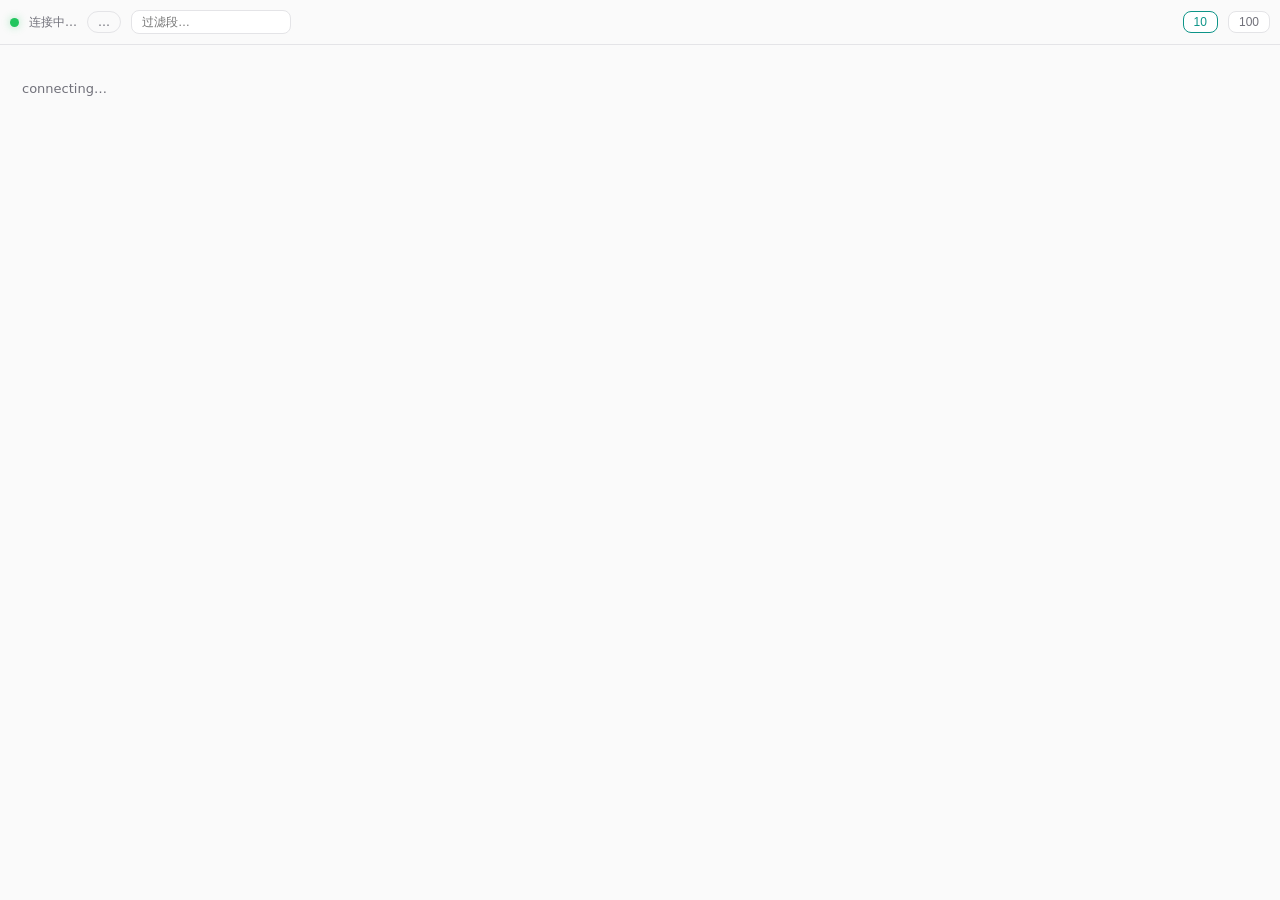
<file: tools/translation_monitor.html>
<!DOCTYPE html>
<html>
<head>
<meta charset="utf-8">
<style>
  * { box-sizing: border-box; }
  body { margin: 0; font: 13px/1.55 var(--font-family, ui-sans-serif, system-ui); color: var(--foreground, #18181b); background: var(--background, #fafafa); }
  .bar { display: flex; gap: 10px; align-items: center; padding: 10px; border-bottom: 1px solid var(--border, #e4e4e7); flex-wrap: wrap; position: sticky; top: 0; background: var(--background, #fafafa); z-index: 2; }
  .dot { width: 9px; height: 9px; border-radius: 50%; display: inline-block; }
  .on { background: #22c55e; box-shadow: 0 0 8px #22c55e66; }
  .off { background: #ef4444; box-shadow: 0 0 8px #ef444466; }
  .stat { font-size: 12px; color: var(--muted-foreground, #71717a); }
  .chip { border: 1px solid var(--border, #e4e4e7); border-radius: 999px; padding: 1px 10px; font-size: 12px; color: var(--muted-foreground, #71717a); }
  input { background: var(--card, #ffffff); color: var(--foreground, #18181b); border: 1px solid var(--border, #e4e4e7); border-radius: 8px; padding: 4px 10px; font-size: 12px; width: 160px; outline: none; }
  input:focus { border-color: var(--accent, #0d9488); }
  button { background: var(--card, #ffffff); color: var(--muted-foreground, #71717a); border: 1px solid var(--border, #e4e4e7); border-radius: 8px; padding: 3px 10px; cursor: pointer; font-size: 12px; }
  button:hover { color: var(--foreground, #18181b); }
  button.sel { border-color: var(--accent, #0d9488); color: var(--accent, #0d9488); }
  #list { padding: 10px; display: flex; flex-direction: column; gap: 8px; }
  .seg { background: var(--card, #ffffff); border: 1px solid var(--border, #e4e4e7); border-radius: 10px; padding: 9px 12px; transition: border-color .15s; }
  .seg:hover { border-color: var(--accent, #0d9488); }
  .seg .zh { white-space: pre-wrap; word-break: break-word; }
  .meta { display: flex; align-items: center; gap: 8px; margin-top: 6px; }
  .ts { color: var(--muted-foreground, #71717a); font-size: 11px; }
  .toggle { cursor: pointer; font-size: 11px; color: var(--accent, #0d9488); user-select: none; }
  .copy { margin-left: auto; font-size: 11px; padding: 1px 8px; }
  .drawer { display: grid; grid-template-rows: 0fr; transition: grid-template-rows .22s ease; }
  .drawer.open { grid-template-rows: 1fr; }
  .drawer > div { overflow: hidden; }
  .en { margin-top: 7px; white-space: pre-wrap; word-break: break-word; color: var(--muted-foreground, #71717a); font-size: 12px; padding: 7px 10px; border-left: 2px solid var(--accent, #0d9488); background: var(--background, rgba(127,127,127,.06)); border-radius: 0 8px 8px 0; }
  .stale { padding: 24px 12px; color: var(--muted-foreground, #71717a); text-align: left; }
  .old .zh { color: var(--muted-foreground, #71717a); font-style: italic; }
</style>
</head>
<body>
<div class="bar">
  <span class="dot on" id="dot"></span>
  <span class="stat" id="health">连接中…</span>
  <span class="chip" id="rt">…</span>
  <input id="q" type="search" placeholder="过滤段…">
  <span class="stat" id="count"></span>
  <span style="margin-left:auto"></span>
  <button id="b10" class="sel">10</button>
  <button id="b100">100</button>
</div>
<div id="list"><div class="stale">connecting…</div></div>
<script>
let n = 10, fail = 0, segs = [], open = new Set();
const $ = id => document.getElementById(id);
$('b10').onclick = () => { n = 10; $('b10').classList.add('sel'); $('b100').classList.remove('sel'); poll(); };
$('b100').onclick = () => { n = 100; $('b100').classList.add('sel'); $('b10').classList.remove('sel'); poll(); };
$('q').oninput = render;
function esc(s){ const d = document.createElement('div'); d.textContent = s || ''; return d.innerHTML; }
function ago(t){ if (!t) return ''; const s = (Date.now()/1000) - t;
  if (s < 60) return Math.max(1, s|0) + ' 秒前';
  if (s < 3600) return (s/60|0) + ' 分钟前';
  if (s < 86400) return (s/3600|0) + ' 小时前';
  return new Date(t*1000).toLocaleTimeString('zh-CN', {hour:'2-digit',minute:'2-digit'}); }
window.copySeg = function(id, text, btn){ navigator.clipboard.writeText(text).then(() => { btn.textContent = '已复制 ✓';
  setTimeout(() => { btn.textContent = '复制原文'; }, 1200); }); };
window.toggleSeg = function(id, el){ if (open.has(id)) open.delete(id); else open.add(id);
  el.closest('.seg').querySelector('.drawer').classList.toggle('open', open.has(id));
  el.textContent = open.has(id) ? '收起原文 ▲' : '查看原文 ▼'; };
function render(){
  const q = $('q').value.trim().toLowerCase();
  const shown = !q ? segs : segs.filter(s => (s.display||'').toLowerCase().includes(q) || (s.original||'').toLowerCase().includes(q));
  $('count').textContent = q ? shown.length + '/' + segs.length + ' 段' : segs.length + ' 段';
  if (!shown.length){ $('list').innerHTML = '<div class="stale">' + (segs.length ? '没有匹配的段' : '暂无翻译段（模型思考时会出现）') + '</div>'; return; }
  $('list').innerHTML = shown.map(s => {
    const isOpen = open.has(s.id);
    return '<div class="seg' + (s.display ? '' : ' old') + '">' +
      '<div class="zh">' + (s.display ? esc(s.display) : esc(s.original) + ' <span class="ts">（旧记录，无译文）</span>') + '</div>' +
      '<div class="meta"><span class="ts">' + ago(s.t) + '</span>' +
      '<span class="toggle" onclick="toggleSeg(' + s.id + ', this)">' + (isOpen ? '收起原文 ▲' : '查看原文 ▼') + '</span>' +
      (s.display ? '<button class="copy" onclick="copySeg(' + s.id + ', this.closest(\'.seg\').querySelector(\'.en\').textContent, this)">复制原文</button>' : '') +
      '</div>' +
      '<div class="drawer' + (isOpen ? ' open' : '') + '"><div><div class="en">' + esc(s.original) + '</div></div></div>' +
      '</div>';
  }).join('');
}
async function poll(){
  try {
    const r = await fetch('http://127.0.0.1:8097/status.json?n=' + n, {cache:'no-store'});
    const d = await r.json();
    fail = 0;
    $('dot').className = 'dot ' + (d.health && d.health.alive ? 'on' : 'off');
    $('health').textContent = d.health ? (d.health.alive ? 't5 健康 · ' + d.health.ms + 'ms' : 't5 DOWN') : '';
    const rt = d.rt || {};
    $('rt').textContent = rt.ok ? ('翻译' + (rt.enabled ? '开' : '关') + ' · 进行中 ' + (rt.active||0) + ' · ' + (rt.busy ? '模型忙' : '模型闲')) : '/metrics 不可达';
    segs = d.segments || [];
    render();
  } catch (e) {
    if (++fail >= 3) { $('dot').className = 'dot off'; $('health').textContent = 'sidecar :8097 不可达'; }
  }
}
poll(); setInterval(poll, 2000);
</script>
</body>
</html>
</file>
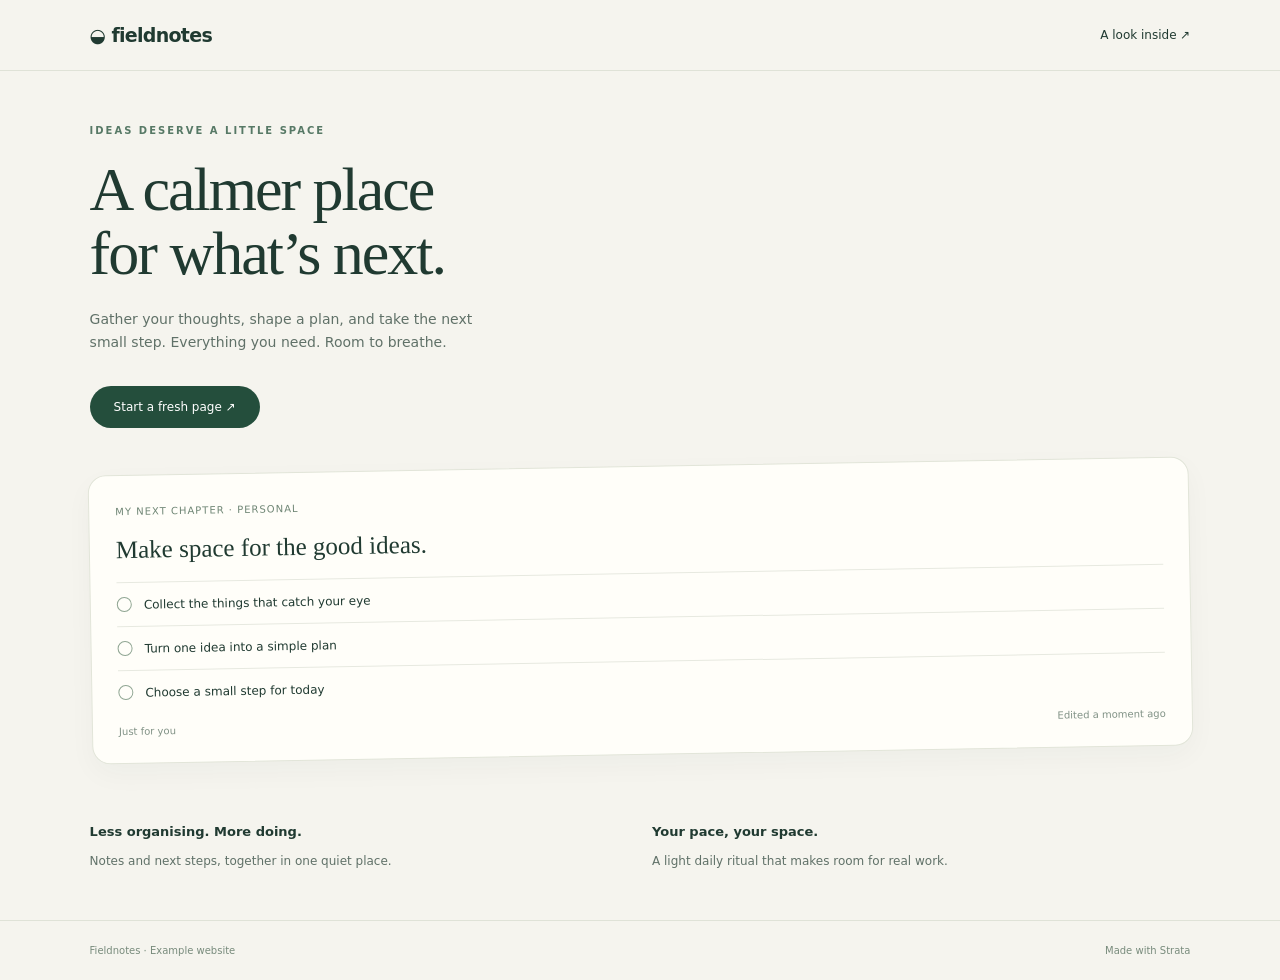
<file: apps/host/public/examples/fieldnotes.html>
<!doctype html><html lang="en"><meta charset="UTF-8"><meta name="viewport" content="width=device-width,initial-scale=1"><title>Fieldnotes — a calmer place for ideas</title><style>*{box-sizing:border-box}body{margin:0;background:#f5f4ee;color:#203a31;font-family:system-ui,sans-serif;font-size:14px}nav{display:flex;align-items:center;justify-content:space-between;padding:24px 7%;border-bottom:1px solid #dfe2d7}nav strong{font-size:19px;letter-spacing:-.7px}a{color:inherit;text-decoration:none}nav a{font-size:12px}main{padding:54px 7% 36px}.eyebrow{text-transform:uppercase;font-size:10px;letter-spacing:2px;font-weight:700;color:#577966}h1{font-family:Georgia,serif;font-size:clamp(38px,7vw,62px);line-height:1.03;letter-spacing:-2px;font-weight:400;max-width:540px;margin:22px 0}p{color:#607168;line-height:1.65;max-width:420px}.cta{background:#244e3c;color:white;border:0;border-radius:28px;padding:14px 24px;font:inherit;font-size:12px;margin:18px 0 38px;cursor:pointer}.note{background:#fffef9;border:1px solid #e2e5d9;border-radius:18px;padding:26px;transform:rotate(-1deg);box-shadow:0 10px 28px #203a3109}.note small{font-size:10px;text-transform:uppercase;letter-spacing:1px;color:#6e8574}.note h2{font:25px Georgia,serif;margin:18px 0}.line{display:flex;align-items:center;gap:12px;border-top:1px solid #e7e9e0;padding:14px 0;font-size:12px}.circle{width:15px;height:15px;border:1px solid #90a693;border-radius:50%}.note footer{display:flex;justify-content:space-between;margin-top:12px;color:#819286;font-size:10px}.features{display:grid;grid-template-columns:1fr 1fr;gap:24px;margin-top:36px}.features h3{font-size:13px}.features p{font-size:12px}body>footer{padding:24px 7%;border-top:1px solid #dfe2d7;font-size:10px;color:#788b7c;display:flex;justify-content:space-between}#feedback{min-height:20px;font-size:12px}@media(max-width:400px){main{padding-top:36px}.features{grid-template-columns:1fr}h1{font-size:40px}}</style><nav><strong>◒ fieldnotes</strong><a href="#inside">A look inside ↗</a></nav><main><div class="eyebrow">Ideas deserve a little space</div><h1>A calmer place<br>for what’s next.</h1><p>Gather your thoughts, shape a plan, and take the next small step. Everything you need. Room to breathe.</p><button class="cta" onclick="document.getElementById('feedback').textContent='Your first note is ready below. This is a working preview.'">Start a fresh page ↗</button><div id="inside" class="note"><small>My next chapter · Personal</small><h2>Make space for the good ideas.</h2><div class="line"><span class="circle"></span>Collect the things that catch your eye</div><div class="line"><span class="circle"></span>Turn one idea into a simple plan</div><div class="line"><span class="circle"></span>Choose a small step for today</div><footer><span>Just for you</span><span>Edited a moment ago</span></footer></div><div id="feedback" role="status"></div><section class="features"><div><h3>Less organising. More doing.</h3><p>Notes and next steps, together in one quiet place.</p></div><div><h3>Your pace, your space.</h3><p>A light daily ritual that makes room for real work.</p></div></section></main><footer><span>Fieldnotes · Example website</span><span>Made with Strata</span></footer></html>
</file>
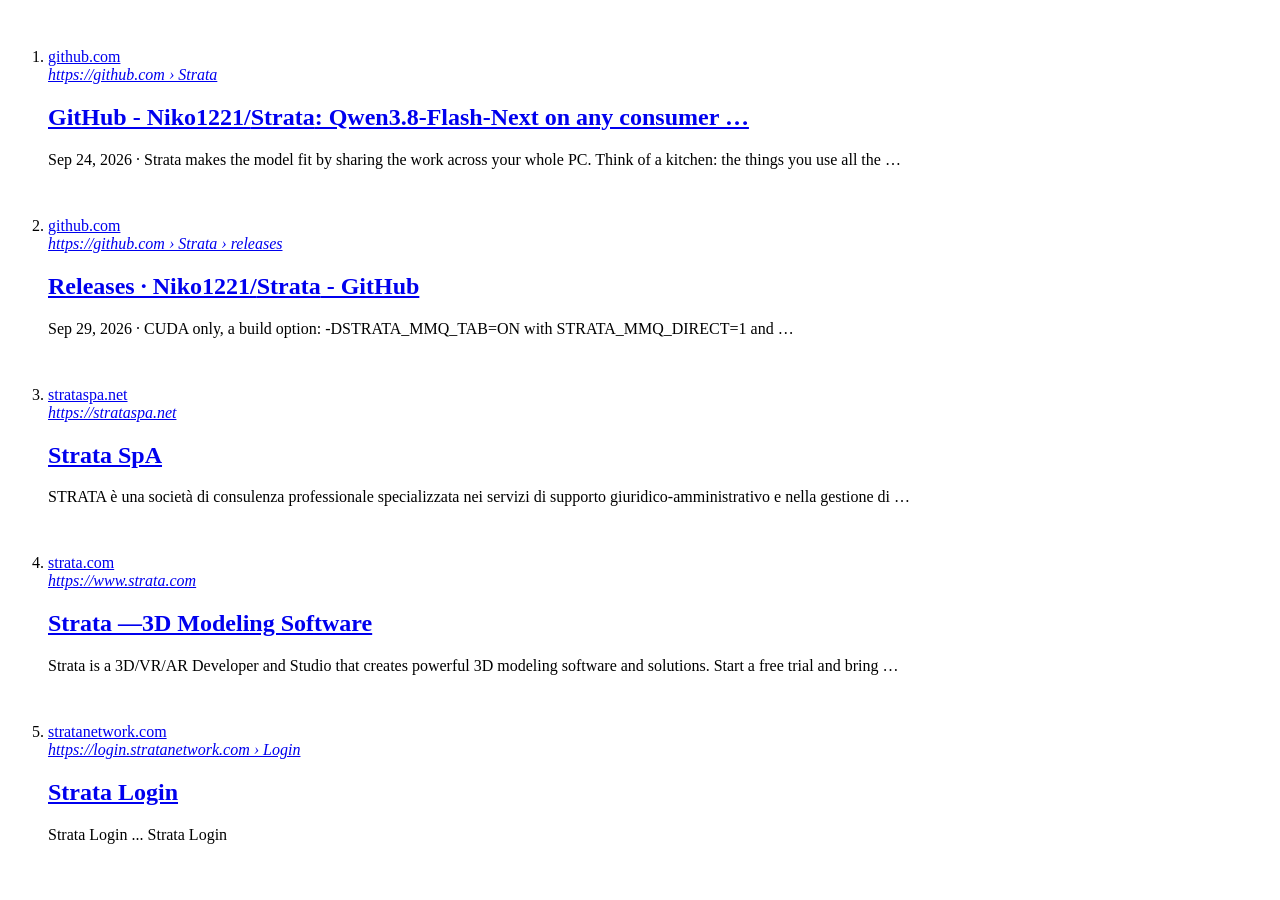
<file: apps/host/tests/fixtures/bing-results.html>
<!doctype html><html><head><title>strata local llm engine - Search</title></head><body><ol id="b_results">
<li class="b_algo" data-id iid=SERP.5344><div class="b_tpcn"><a class="tilk" aria-label="github.com" RedirectUrl="" tabindex="-1" target="_blank" href="https://www.bing.com/ck/a?!&amp;&amp;p=742e070f460f31c63a7850b7e2884cb8ee651cb333f2ce0f6a64719eb0a6a8a4JmltdHM9MTc5MjI4MTYwMA&amp;ptn=3&amp;ver=2&amp;hsh=4&amp;fclid=0df69d14-8c8b-65ee-062f-8ae28d666410&amp;u=a1aHR0cHM6Ly9naXRodWIuY29tL05pa28xMjIxL1N0cmF0YQ&amp;ntb=1" h="ID=SERP,5129.1"><div class="tpic"><div class="wr_fav" data-priority="2"><div class="cico siteicon" style="width:32px;height:32px;"><div class="rms_iac" style="height:32px;line-height:32px;width:32px;" data-height="32" data-width="32" data-alt="Global web icon" data-class="rms_img" data-src="https://th.bing.com/th/id/ODLS.A2450BEC-5595-40BA-9F13-D9EC6AB74B9F?w=32&amp;h=32&amp;qlt=90&amp;pcl=fffffa&amp;o=6&amp;pid=1.2"></div></div></div></div><div class="tptxt"><div class="tptt">github.com</div><div class="tpmeta"><div class="b_attribution" tabindex="-1"><cite>https://github.com › Strata</cite></div></div></div></a></div><h2><a target="_blank" href="https://www.bing.com/ck/a?!&amp;&amp;p=742e070f460f31c63a7850b7e2884cb8ee651cb333f2ce0f6a64719eb0a6a8a4JmltdHM9MTc5MjI4MTYwMA&amp;ptn=3&amp;ver=2&amp;hsh=4&amp;fclid=0df69d14-8c8b-65ee-062f-8ae28d666410&amp;u=a1aHR0cHM6Ly9naXRodWIuY29tL05pa28xMjIxL1N0cmF0YQ&amp;ntb=1" h="ID=SERP,5129.2">GitHub - Niko1221/<strong>Strata</strong>: Qwen3.8-Flash-Next on any consumer …</a></h2><div class="b_caption"><p class="b_lineclamp2" data-rslinkclamp-iid=""><span class="news_dt">Sep 24, 2026</span>&nbsp;&#0183;&#32;Strata makes the model fit by sharing the work across your whole PC. Think of a kitchen: the things you use all the …</p></div><div elementtiming=frp.MiddleOfPage aria-hidden="true" style="pointer-events:none;margin-top:-1px;height:1px;width:1px;font-size:1px;position:absolute;top:0;right:0;" tabindex="-1"> &nbsp; </div></li>
<li class="b_algo" data-id iid=SERP.5345><div class="b_tpcn"><a class="tilk" aria-label="github.com" RedirectUrl="" tabindex="-1" target="_blank" href="https://www.bing.com/ck/a?!&amp;&amp;p=83a355ead65461d915b3a98842374b9104c98dfcc6a84d37dced83063413be2dJmltdHM9MTc5MjI4MTYwMA&amp;ptn=3&amp;ver=2&amp;hsh=4&amp;fclid=0df69d14-8c8b-65ee-062f-8ae28d666410&amp;u=a1aHR0cHM6Ly9naXRodWIuY29tL05pa28xMjIxL1N0cmF0YS9yZWxlYXNlcw&amp;ntb=1" h="ID=SERP,5147.1"><div class="tpic"><div class="wr_fav" data-priority="2"><div class="cico siteicon" style="width:32px;height:32px;"><div class="rms_iac" style="height:32px;line-height:32px;width:32px;" data-height="32" data-width="32" data-alt="Global web icon" data-class="rms_img" data-src="https://th.bing.com/th/id/ODLS.A2450BEC-5595-40BA-9F13-D9EC6AB74B9F?w=32&amp;h=32&amp;qlt=91&amp;pcl=fffffa&amp;o=6&amp;pid=1.2"></div></div></div></div><div class="tptxt"><div class="tptt">github.com</div><div class="tpmeta"><div class="b_attribution" tabindex="-1"><cite>https://github.com › Strata › releases</cite></div></div></div></a></div><h2><a target="_blank" href="https://www.bing.com/ck/a?!&amp;&amp;p=83a355ead65461d915b3a98842374b9104c98dfcc6a84d37dced83063413be2dJmltdHM9MTc5MjI4MTYwMA&amp;ptn=3&amp;ver=2&amp;hsh=4&amp;fclid=0df69d14-8c8b-65ee-062f-8ae28d666410&amp;u=a1aHR0cHM6Ly9naXRodWIuY29tL05pa28xMjIxL1N0cmF0YS9yZWxlYXNlcw&amp;ntb=1" h="ID=SERP,5147.2">Releases &#183; Niko1221/<strong>Strata</strong> - GitHub</a></h2><div class="b_caption"><p class="b_lineclamp2" data-rslinkclamp-iid=""><span class="news_dt">Sep 29, 2026</span>&nbsp;&#0183;&#32;CUDA only, a build option: -DSTRATA_MMQ_TAB=ON with STRATA_MMQ_DIRECT=1 and …</p></div></li>
<li class="b_algo" data-id iid=SERP.5346><div class="b_tpcn"><a class="tilk" aria-label="strataspa.net" RedirectUrl="" tabindex="-1" target="_blank" href="https://www.bing.com/ck/a?!&amp;&amp;p=ec423c99a1c500049b15008a1c77da5392295e31d9001a6d0ce9ae573da58e90JmltdHM9MTc5MjI4MTYwMA&amp;ptn=3&amp;ver=2&amp;hsh=4&amp;fclid=0df69d14-8c8b-65ee-062f-8ae28d666410&amp;u=a1aHR0cHM6Ly9zdHJhdGFzcGEubmV0Lw&amp;ntb=1" h="ID=SERP,5164.1"><div class="tpic"><div class="wr_fav" data-priority="2"><div class="cico siteicon" style="width:32px;height:32px;"><div class="rms_iac" style="height:32px;line-height:32px;width:32px;" data-height="32" data-width="32" data-alt="Global web icon" data-class="rms_img" data-src="https://th.bing.com/th/id/ODLS.A2450BEC-5595-40BA-9F13-D9EC6AB74B9F?w=32&amp;h=32&amp;qlt=92&amp;pcl=fffffa&amp;o=6&amp;pid=1.2"></div></div></div></div><div class="tptxt"><div class="tptt">strataspa.net</div><div class="tpmeta"><div class="b_attribution" tabindex="-1"><cite>https://strataspa.net</cite></div></div></div></a></div><h2><a target="_blank" href="https://www.bing.com/ck/a?!&amp;&amp;p=ec423c99a1c500049b15008a1c77da5392295e31d9001a6d0ce9ae573da58e90JmltdHM9MTc5MjI4MTYwMA&amp;ptn=3&amp;ver=2&amp;hsh=4&amp;fclid=0df69d14-8c8b-65ee-062f-8ae28d666410&amp;u=a1aHR0cHM6Ly9zdHJhdGFzcGEubmV0Lw&amp;ntb=1" h="ID=SERP,5164.2"><strong>Strata</strong> SpA</a></h2><div class="b_caption"><p class="b_lineclamp2" data-rslinkclamp-iid="">STRATA &#232; una societ&#224; di consulenza professionale specializzata nei servizi di supporto giuridico-amministrativo e nella gestione di …</p></div></li>
<li class="b_algo" data-id iid=SERP.5347><div class="b_tpcn"><a class="tilk" aria-label="strata.com" RedirectUrl="" tabindex="-1" target="_blank" href="https://www.bing.com/ck/a?!&amp;&amp;p=1dc980cbad2cc71b1b9b3988e8f4602008bc6a4d968de8149c77db25289dcba0JmltdHM9MTc5MjI4MTYwMA&amp;ptn=3&amp;ver=2&amp;hsh=4&amp;fclid=0df69d14-8c8b-65ee-062f-8ae28d666410&amp;u=a1aHR0cHM6Ly93d3cuc3RyYXRhLmNvbS8&amp;ntb=1" h="ID=SERP,5180.1"><div class="tpic"><div class="wr_fav" data-priority="2"><div class="cico siteicon" style="width:32px;height:32px;"><div class="rms_iac" style="height:32px;line-height:32px;width:32px;" data-height="32" data-width="32" data-alt="Global web icon" data-class="rms_img" data-src="https://th.bing.com/th/id/ODLS.A2450BEC-5595-40BA-9F13-D9EC6AB74B9F?w=32&amp;h=32&amp;qlt=93&amp;pcl=fffffa&amp;o=6&amp;pid=1.2"></div></div></div></div><div class="tptxt"><div class="tptt">strata.com</div><div class="tpmeta"><div class="b_attribution" tabindex="-1"><cite>https://www.strata.com</cite></div></div></div></a></div><h2><a target="_blank" href="https://www.bing.com/ck/a?!&amp;&amp;p=1dc980cbad2cc71b1b9b3988e8f4602008bc6a4d968de8149c77db25289dcba0JmltdHM9MTc5MjI4MTYwMA&amp;ptn=3&amp;ver=2&amp;hsh=4&amp;fclid=0df69d14-8c8b-65ee-062f-8ae28d666410&amp;u=a1aHR0cHM6Ly93d3cuc3RyYXRhLmNvbS8&amp;ntb=1" h="ID=SERP,5180.2"><strong>Strata</strong> —3D Modeling Software</a></h2><div class="b_caption"><p class="b_lineclamp2" data-rslinkclamp-iid="">Strata is a 3D/VR/AR Developer and Studio that creates powerful 3D modeling software and solutions. Start a free trial and bring …</p></div></li>
<li class="b_algo" data-id iid=SERP.5348><div class="b_tpcn"><a class="tilk" aria-label="stratanetwork.com" RedirectUrl="" tabindex="-1" target="_blank" href="https://www.bing.com/ck/a?!&amp;&amp;p=d3ffcc77c74e73bdb811924b6eda6f244b5876d150d8b08dc90500765cc5a782JmltdHM9MTc5MjI4MTYwMA&amp;ptn=3&amp;ver=2&amp;hsh=4&amp;fclid=0df69d14-8c8b-65ee-062f-8ae28d666410&amp;u=a1aHR0cHM6Ly9sb2dpbi5zdHJhdGFuZXR3b3JrLmNvbS9Mb2dpbg&amp;ntb=1" h="ID=SERP,5194.1"><div class="tpic"><div class="wr_fav" data-priority="2"><div class="cico siteicon" style="width:32px;height:32px;"><div class="rms_iac" style="height:32px;line-height:32px;width:32px;" data-height="32" data-width="32" data-alt="Global web icon" data-class="rms_img" data-src="https://th.bing.com/th/id/ODLS.A2450BEC-5595-40BA-9F13-D9EC6AB74B9F?w=32&amp;h=32&amp;qlt=94&amp;pcl=fffffa&amp;o=6&amp;pid=1.2"></div></div></div></div><div class="tptxt"><div class="tptt">stratanetwork.com</div><div class="tpmeta"><div class="b_attribution" tabindex="-1"><cite>https://login.stratanetwork.com › Login</cite></div></div></div></a></div><h2><a target="_blank" href="https://www.bing.com/ck/a?!&amp;&amp;p=d3ffcc77c74e73bdb811924b6eda6f244b5876d150d8b08dc90500765cc5a782JmltdHM9MTc5MjI4MTYwMA&amp;ptn=3&amp;ver=2&amp;hsh=4&amp;fclid=0df69d14-8c8b-65ee-062f-8ae28d666410&amp;u=a1aHR0cHM6Ly9sb2dpbi5zdHJhdGFuZXR3b3JrLmNvbS9Mb2dpbg&amp;ntb=1" h="ID=SERP,5194.2"><strong>Strata</strong> Login</a></h2><div class="b_caption"><p class="b_lineclamp2" data-rslinkclamp-iid="">Strata Login ... Strata Login</p></div></li>
</ol></body></html>
</file>
